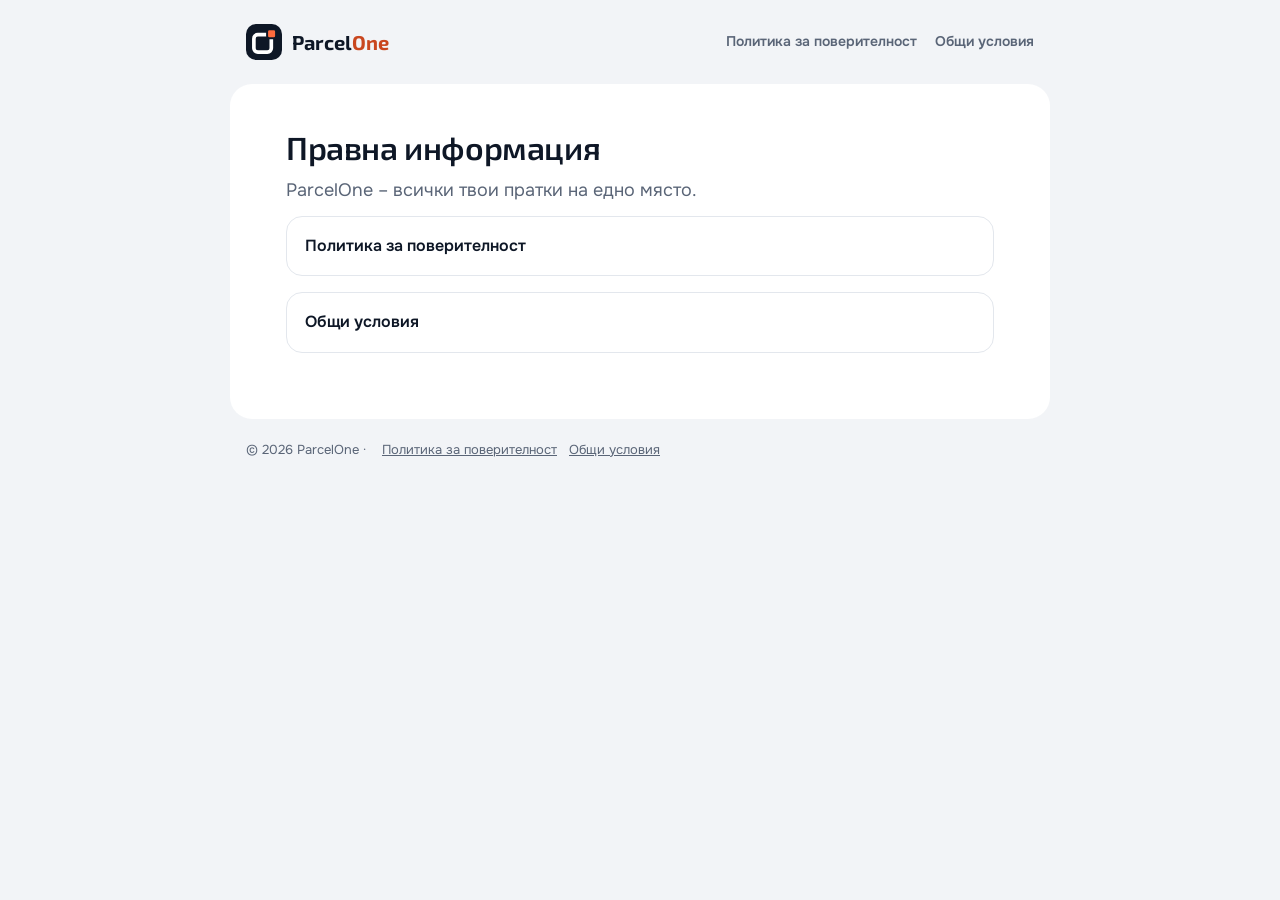
<file: index.html>
<!doctype html>
<html lang="bg">
<head>
<meta charset="utf-8">
<meta name="viewport" content="width=device-width, initial-scale=1">
<title>Правна информация – ParcelOne</title>
<link rel="icon" href="data:image/svg+xml,%3Csvg%20width%3D%2236%22%20height%3D%2236%22%20viewBox%3D%220%200%2064%2064%22%20xmlns%3D%22http%3A%2F%2Fwww.w3.org%2F2000%2Fsvg%22%3E%3Crect%20width%3D%2264%22%20height%3D%2264%22%20rx%3D%2218%22%20fill%3D%22%230E1726%22%2F%3E%3Crect%20x%3D%2214%22%20y%3D%2219%22%20width%3D%2231%22%20height%3D%2231%22%20rx%3D%227%22%20fill%3D%22none%22%20stroke%3D%22%23fff%22%20stroke-width%3D%226.5%22%2F%3E%3Crect%20x%3D%2237.5%22%20y%3D%229.5%22%20width%3D%2216%22%20height%3D%2216%22%20rx%3D%224%22%20fill%3D%22%23FF6B3D%22%20stroke%3D%22%230E1726%22%20stroke-width%3D%223.5%22%2F%3E%3C%2Fsvg%3E">
<link rel="preconnect" href="https://fonts.googleapis.com">
<link rel="preconnect" href="https://fonts.gstatic.com" crossorigin>
<link href="https://fonts.googleapis.com/css2?family=Exo+2:wght@600;700&family=Onest:wght@400;500;600;700&display=swap" rel="stylesheet">
<link rel="stylesheet" href="style.css">
</head>
<body>
<header>
  <a class="brand" href=""><svg width="36" height="36" viewBox="0 0 64 64" aria-hidden="true"><rect width="64" height="64" rx="18" fill="#0E1726"/><rect x="14" y="19" width="31" height="31" rx="7" fill="none" stroke="#fff" stroke-width="6.5"/><rect x="37.5" y="9.5" width="16" height="16" rx="4" fill="#FF6B3D" stroke="#0E1726" stroke-width="3.5"/></svg><span>Parcel<b>One</b></span></a>
  <nav><a href="privacy/">Политика за поверителност</a><a href="terms/">Общи условия</a></nav>
</header>
<main>
  <h1>Правна информация</h1>
  
  <p class="lead">ParcelOne – всички твои пратки на едно място.</p>
<ul class="cards"><li><a href="privacy/">Политика за поверителност</a></li><li><a href="terms/">Общи условия</a></li></ul>
</main>
<footer>© 2026 ParcelOne · <a href="privacy/">Политика за поверителност</a><a href="terms/">Общи условия</a></footer>
</body>
</html>
</file>
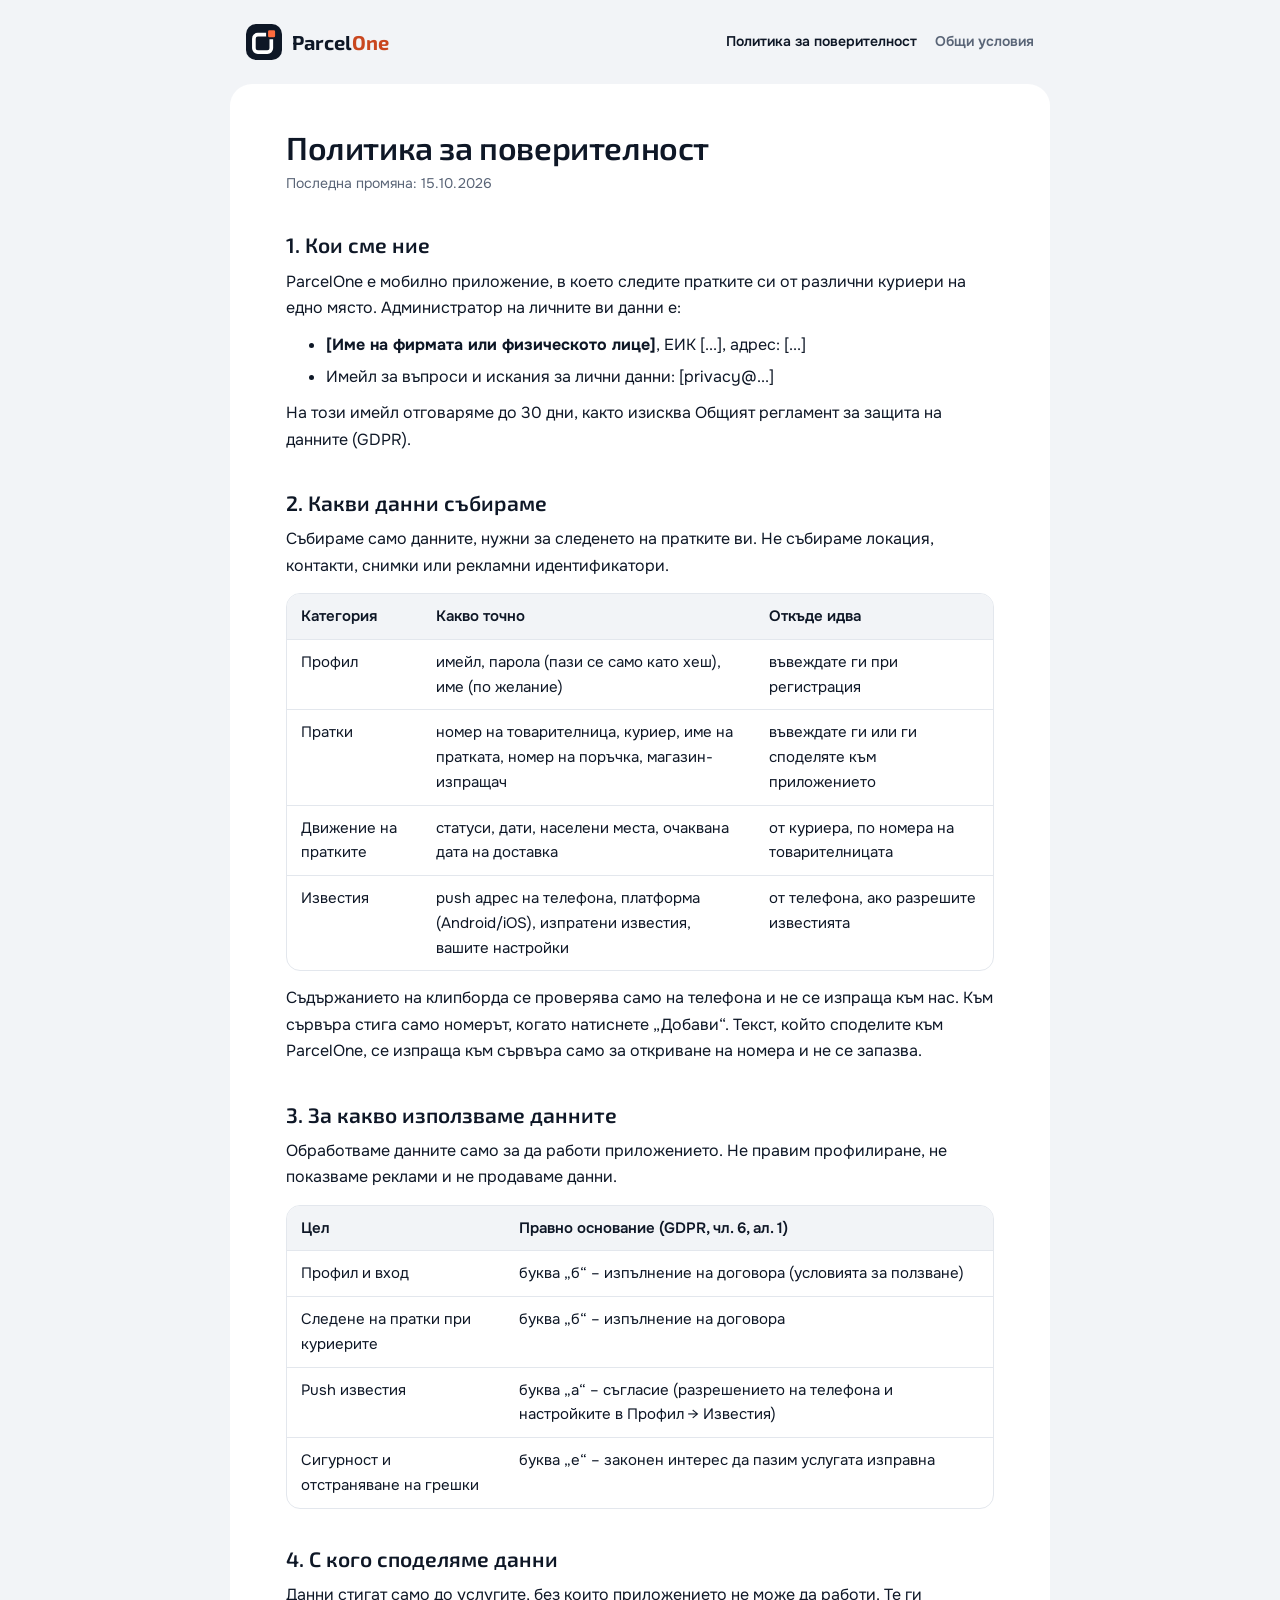
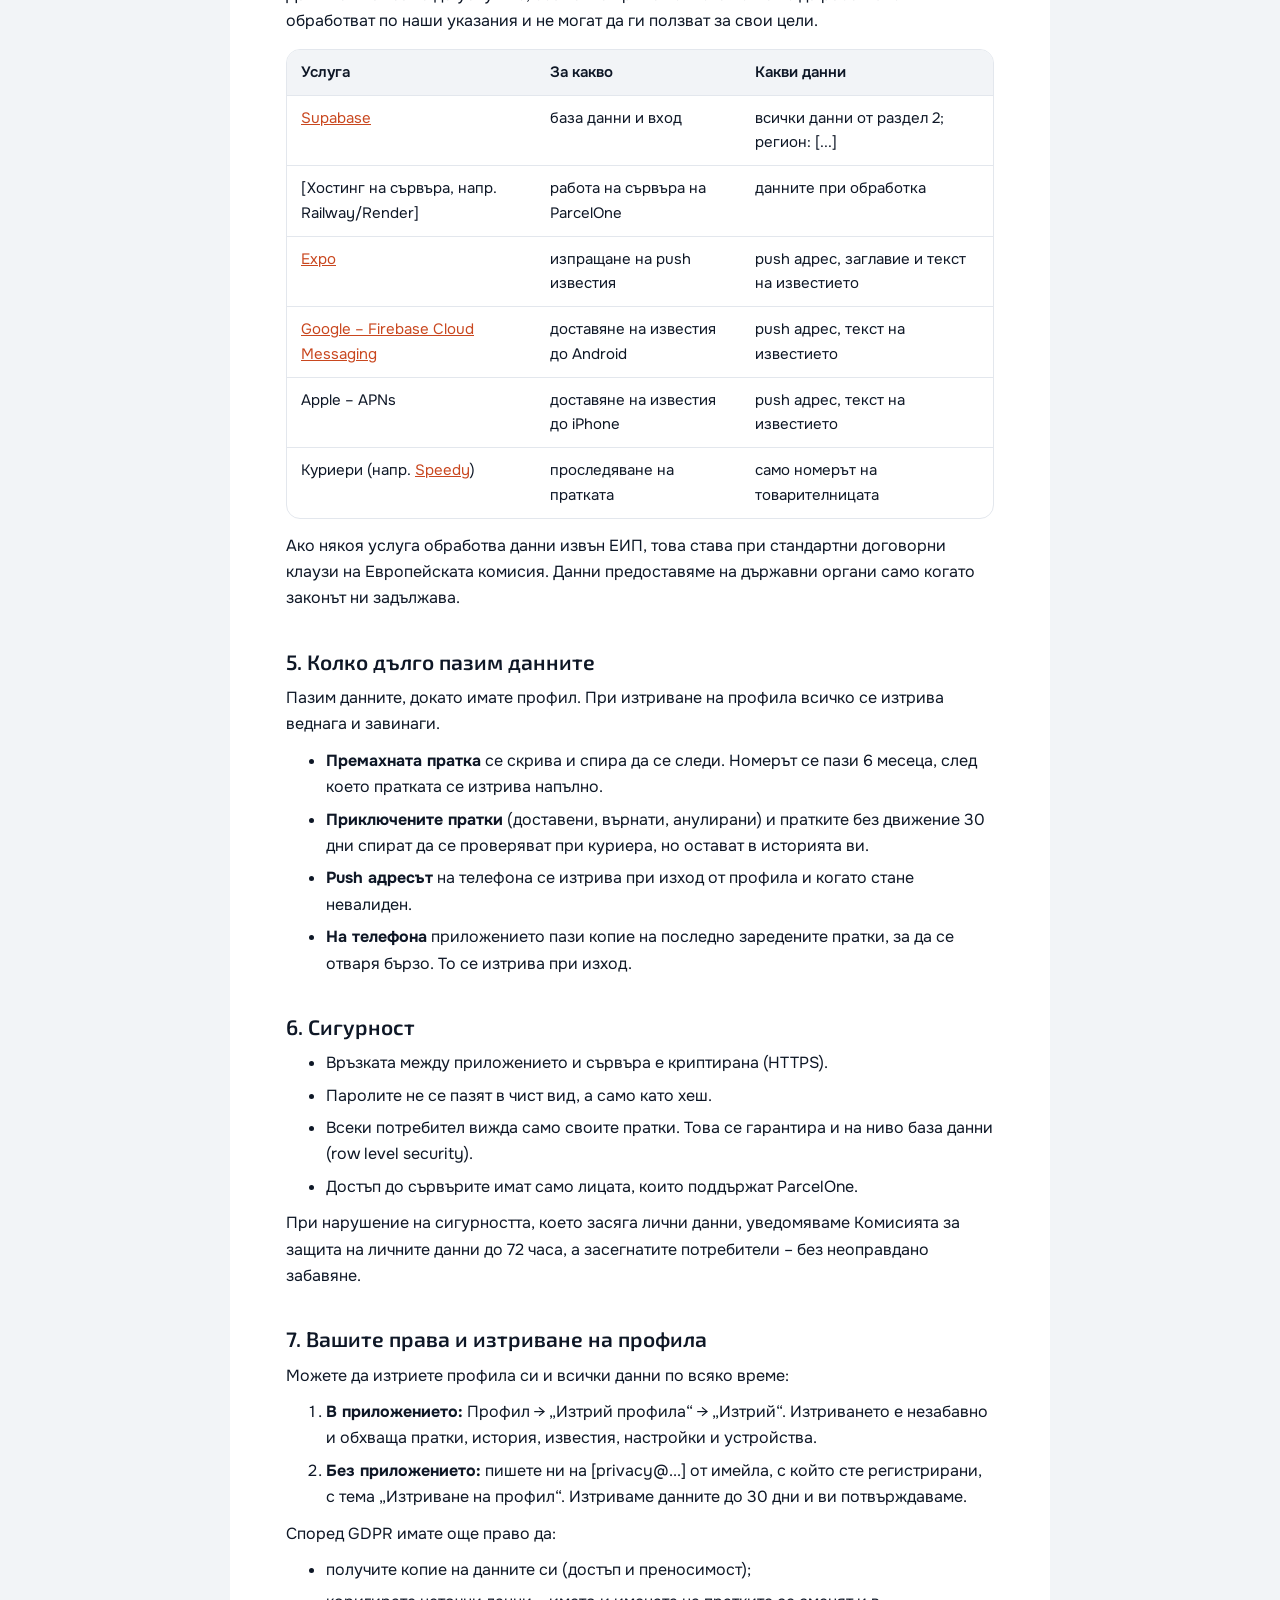
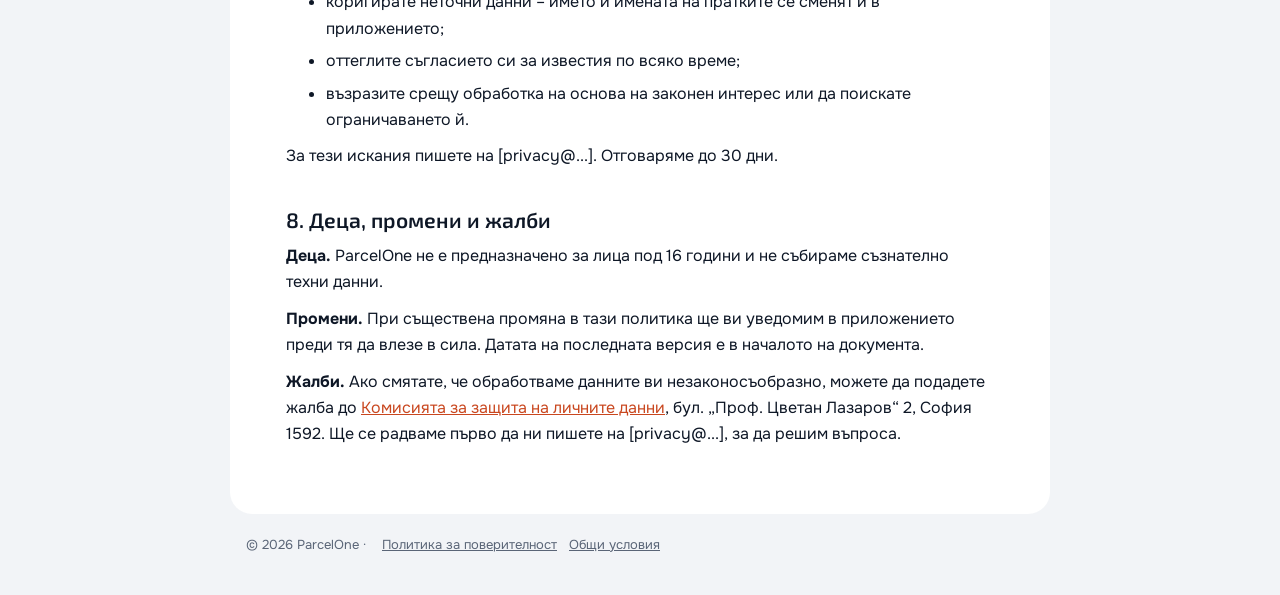
<file: privacy/index.html>
<!doctype html>
<html lang="bg">
<head>
<meta charset="utf-8">
<meta name="viewport" content="width=device-width, initial-scale=1">
<title>Политика за поверителност – ParcelOne</title>
<link rel="icon" href="data:image/svg+xml,%3Csvg%20width%3D%2236%22%20height%3D%2236%22%20viewBox%3D%220%200%2064%2064%22%20xmlns%3D%22http%3A%2F%2Fwww.w3.org%2F2000%2Fsvg%22%3E%3Crect%20width%3D%2264%22%20height%3D%2264%22%20rx%3D%2218%22%20fill%3D%22%230E1726%22%2F%3E%3Crect%20x%3D%2214%22%20y%3D%2219%22%20width%3D%2231%22%20height%3D%2231%22%20rx%3D%227%22%20fill%3D%22none%22%20stroke%3D%22%23fff%22%20stroke-width%3D%226.5%22%2F%3E%3Crect%20x%3D%2237.5%22%20y%3D%229.5%22%20width%3D%2216%22%20height%3D%2216%22%20rx%3D%224%22%20fill%3D%22%23FF6B3D%22%20stroke%3D%22%230E1726%22%20stroke-width%3D%223.5%22%2F%3E%3C%2Fsvg%3E">
<link rel="preconnect" href="https://fonts.googleapis.com">
<link rel="preconnect" href="https://fonts.gstatic.com" crossorigin>
<link href="https://fonts.googleapis.com/css2?family=Exo+2:wght@600;700&family=Onest:wght@400;500;600;700&display=swap" rel="stylesheet">
<link rel="stylesheet" href="../style.css">
</head>
<body>
<header>
  <a class="brand" href="../"><svg width="36" height="36" viewBox="0 0 64 64" aria-hidden="true"><rect width="64" height="64" rx="18" fill="#0E1726"/><rect x="14" y="19" width="31" height="31" rx="7" fill="none" stroke="#fff" stroke-width="6.5"/><rect x="37.5" y="9.5" width="16" height="16" rx="4" fill="#FF6B3D" stroke="#0E1726" stroke-width="3.5"/></svg><span>Parcel<b>One</b></span></a>
  <nav><a href="../privacy/" aria-current="page">Политика за поверителност</a><a href="../terms/">Общи условия</a></nav>
</header>
<main>
  <h1>Политика за поверителност</h1>
  <p class="updated">Последна промяна: 15.10.2026</p>
  <h2 id="s1">1. Кои сме ние</h2>
<p>ParcelOne е мобилно приложение, в което следите пратките си от различни куриери на едно място. Администратор на личните ви данни е:</p>
<ul><li><strong>[Име на фирмата или физическото лице]</strong>, ЕИК [...], адрес: [...]</li><li>Имейл за въпроси и искания за лични данни: [privacy@...]</li></ul>
<p>На този имейл отговаряме до 30 дни, както изисква Общият регламент за защита на данните (GDPR).</p>
<h2 id="s2">2. Какви данни събираме</h2>
<p>Събираме само данните, нужни за следенето на пратките ви. Не събираме локация, контакти, снимки или рекламни идентификатори.</p>
<div class="table"><table>
<thead><tr><th>Категория</th><th>Какво точно</th><th>Откъде идва</th></tr></thead>
<tbody><tr><td>Профил</td><td>имейл, парола (пази се само като хеш), име (по желание)</td><td>въвеждате ги при регистрация</td></tr><tr><td>Пратки</td><td>номер на товарителница, куриер, име на пратката, номер на поръчка, магазин-изпращач</td><td>въвеждате ги или ги споделяте към приложението</td></tr><tr><td>Движение на пратките</td><td>статуси, дати, населени места, очаквана дата на доставка</td><td>от куриера, по номера на товарителницата</td></tr><tr><td>Известия</td><td>push адрес на телефона, платформа (Android/iOS), изпратени известия, вашите настройки</td><td>от телефона, ако разрешите известията</td></tr></tbody>
</table></div>
<p>Съдържанието на клипборда се проверява само на телефона и не се изпраща към нас. Към сървъра стига само номерът, когато натиснете „Добави“. Текст, който споделите към ParcelOne, се изпраща към сървъра само за откриване на номера и не се запазва.</p>
<h2 id="s3">3. За какво използваме данните</h2>
<p>Обработваме данните само за да работи приложението. Не правим профилиране, не показваме реклами и не продаваме данни.</p>
<div class="table"><table>
<thead><tr><th>Цел</th><th>Правно основание (GDPR, чл. 6, ал. 1)</th></tr></thead>
<tbody><tr><td>Профил и вход</td><td>буква „б“ – изпълнение на договора (условията за ползване)</td></tr><tr><td>Следене на пратки при куриерите</td><td>буква „б“ – изпълнение на договора</td></tr><tr><td>Push известия</td><td>буква „а“ – съгласие (разрешението на телефона и настройките в Профил → Известия)</td></tr><tr><td>Сигурност и отстраняване на грешки</td><td>буква „е“ – законен интерес да пазим услугата изправна</td></tr></tbody>
</table></div>
<h2 id="s4">4. С кого споделяме данни</h2>
<p>Данни стигат само до услугите, без които приложението не може да работи. Те ги обработват по наши указания и не могат да ги ползват за свои цели.</p>
<div class="table"><table>
<thead><tr><th>Услуга</th><th>За какво</th><th>Какви данни</th></tr></thead>
<tbody><tr><td><a href="https://supabase.com/privacy" rel="noopener">Supabase</a></td><td>база данни и вход</td><td>всички данни от раздел 2; регион: [...]</td></tr><tr><td>[Хостинг на сървъра, напр. Railway/Render]</td><td>работа на сървъра на ParcelOne</td><td>данните при обработка</td></tr><tr><td><a href="https://expo.dev/privacy" rel="noopener">Expo</a></td><td>изпращане на push известия</td><td>push адрес, заглавие и текст на известието</td></tr><tr><td><a href="https://firebase.google.com/support/privacy" rel="noopener">Google – Firebase Cloud Messaging</a></td><td>доставяне на известия до Android</td><td>push адрес, текст на известието</td></tr><tr><td>Apple – APNs</td><td>доставяне на известия до iPhone</td><td>push адрес, текст на известието</td></tr><tr><td>Куриери (напр. <a href="https://www.speedy.bg" rel="noopener">Speedy</a>)</td><td>проследяване на пратката</td><td>само номерът на товарителницата</td></tr></tbody>
</table></div>
<p>Ако някоя услуга обработва данни извън ЕИП, това става при стандартни договорни клаузи на Европейската комисия. Данни предоставяме на държавни органи само когато законът ни задължава.</p>
<h2 id="s5">5. Колко дълго пазим данните</h2>
<p>Пазим данните, докато имате профил. При изтриване на профила всичко се изтрива веднага и завинаги.</p>
<ul><li><strong>Премахната пратка</strong> се скрива и спира да се следи. Номерът се пази 6 месеца, след което пратката се изтрива напълно.</li><li><strong>Приключените пратки</strong> (доставени, върнати, анулирани) и пратките без движение 30 дни спират да се проверяват при куриера, но остават в историята ви.</li><li><strong>Push адресът</strong> на телефона се изтрива при изход от профила и когато стане невалиден.</li><li><strong>На телефона</strong> приложението пази копие на последно заредените пратки, за да се отваря бързо. То се изтрива при изход.</li></ul>
<h2 id="s6">6. Сигурност</h2>
<ul><li>Връзката между приложението и сървъра е криптирана (HTTPS).</li><li>Паролите не се пазят в чист вид, а само като хеш.</li><li>Всеки потребител вижда само своите пратки. Това се гарантира и на ниво база данни (row level security).</li><li>Достъп до сървърите имат само лицата, които поддържат ParcelOne.</li></ul>
<p>При нарушение на сигурността, което засяга лични данни, уведомяваме Комисията за защита на личните данни до 72 часа, а засегнатите потребители – без неоправдано забавяне.</p>
<h2 id="s7">7. Вашите права и изтриване на профила</h2>
<p>Можете да изтриете профила си и всички данни по всяко време:</p>
<ol><li><strong>В приложението:</strong> Профил → „Изтрий профила“ → „Изтрий“. Изтриването е незабавно и обхваща пратки, история, известия, настройки и устройства.</li><li><strong>Без приложението:</strong> пишете ни на [privacy@...] от имейла, с който сте регистрирани, с тема „Изтриване на профил“. Изтриваме данните до 30 дни и ви потвърждаваме.</li></ol>
<p>Според GDPR имате още право да:</p>
<ul><li>получите копие на данните си (достъп и преносимост);</li><li>коригирате неточни данни – името и имената на пратките се сменят и в приложението;</li><li>оттеглите съгласието си за известия по всяко време;</li><li>възразите срещу обработка на основа на законен интерес или да поискате ограничаването й.</li></ul>
<p>За тези искания пишете на [privacy@...]. Отговаряме до 30 дни.</p>
<h2 id="s8">8. Деца, промени и жалби</h2>
<p><strong>Деца.</strong> ParcelOne не е предназначено за лица под 16 години и не събираме съзнателно техни данни.</p>
<p><strong>Промени.</strong> При съществена промяна в тази политика ще ви уведомим в приложението преди тя да влезе в сила. Датата на последната версия е в началото на документа.</p>
<p><strong>Жалби.</strong> Ако смятате, че обработваме данните ви незаконосъобразно, можете да подадете жалба до <a href="https://www.cpdp.bg" rel="noopener">Комисията за защита на личните данни</a>, бул. „Проф. Цветан Лазаров“ 2, София 1592. Ще се радваме първо да ни пишете на [privacy@...], за да решим въпроса.</p>
</main>
<footer>© 2026 ParcelOne · <a href="../privacy/" aria-current="page">Политика за поверителност</a><a href="../terms/">Общи условия</a></footer>
</body>
</html>
</file>
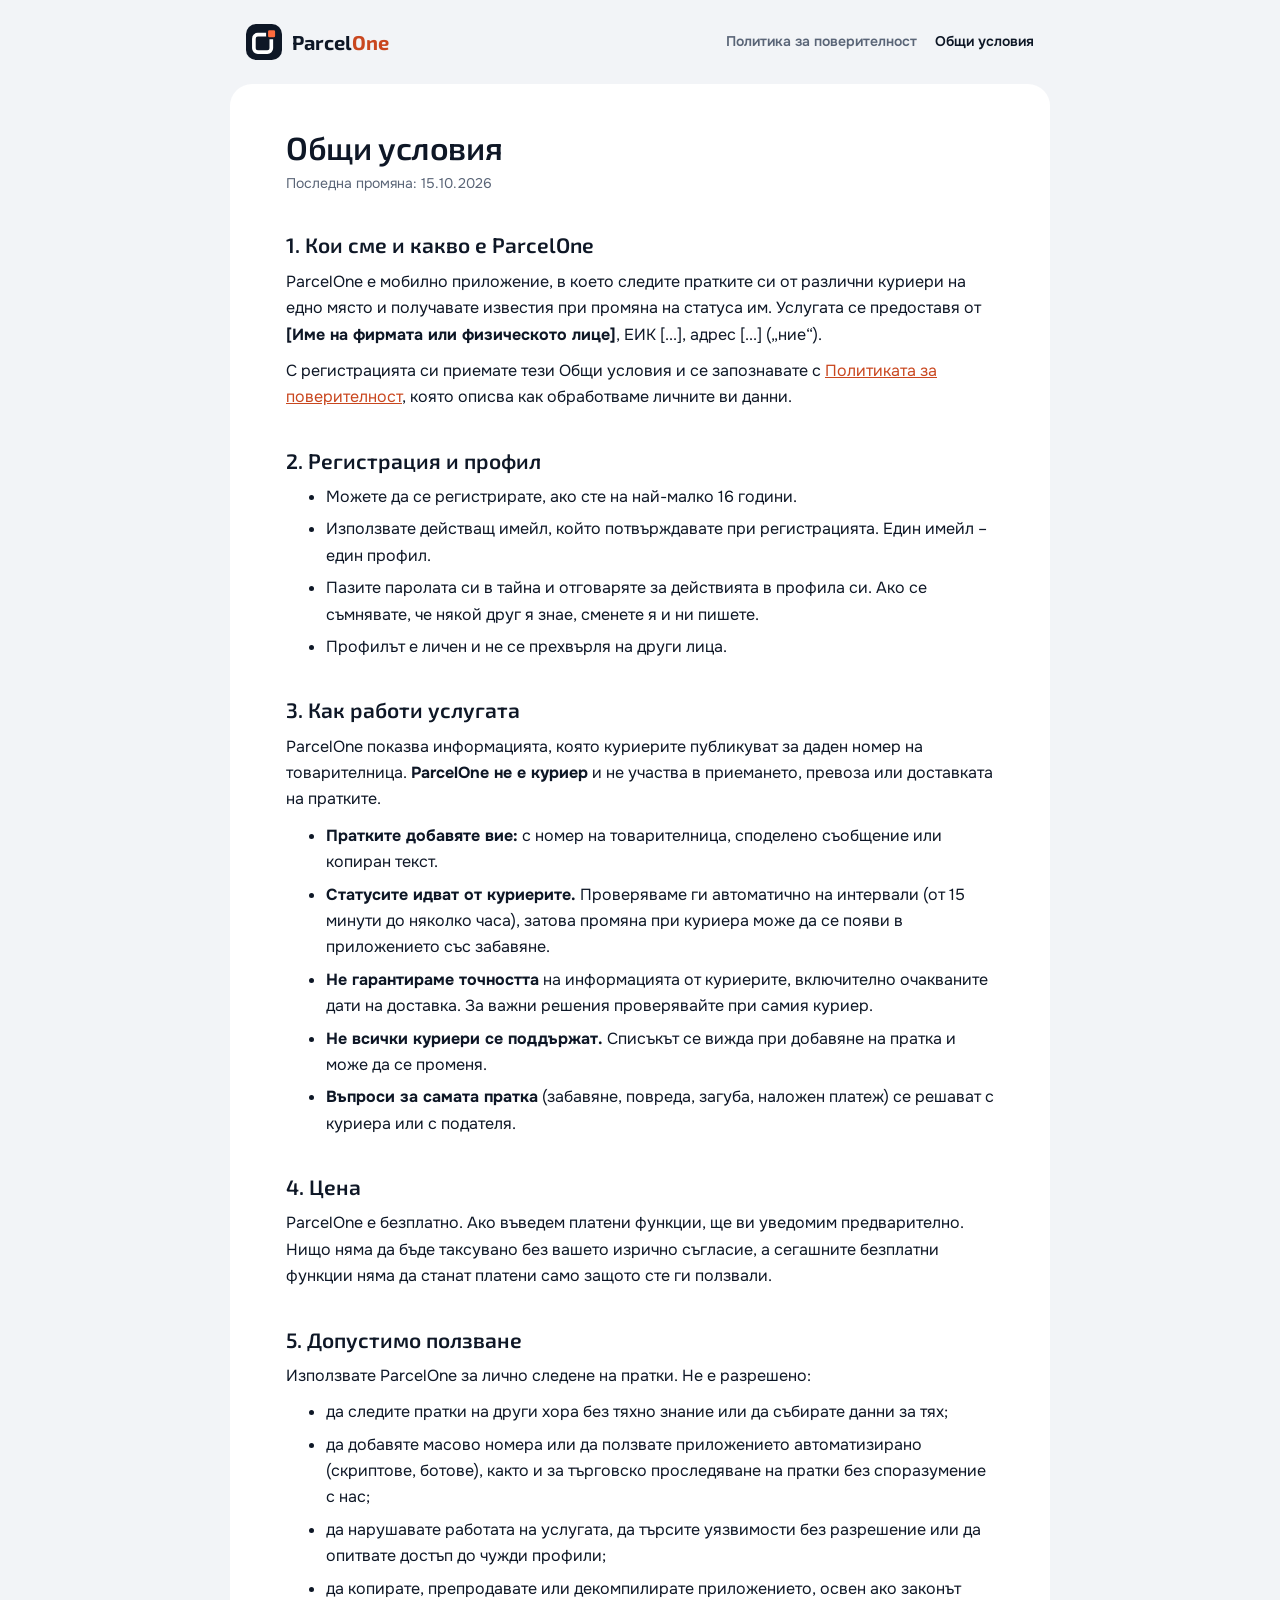
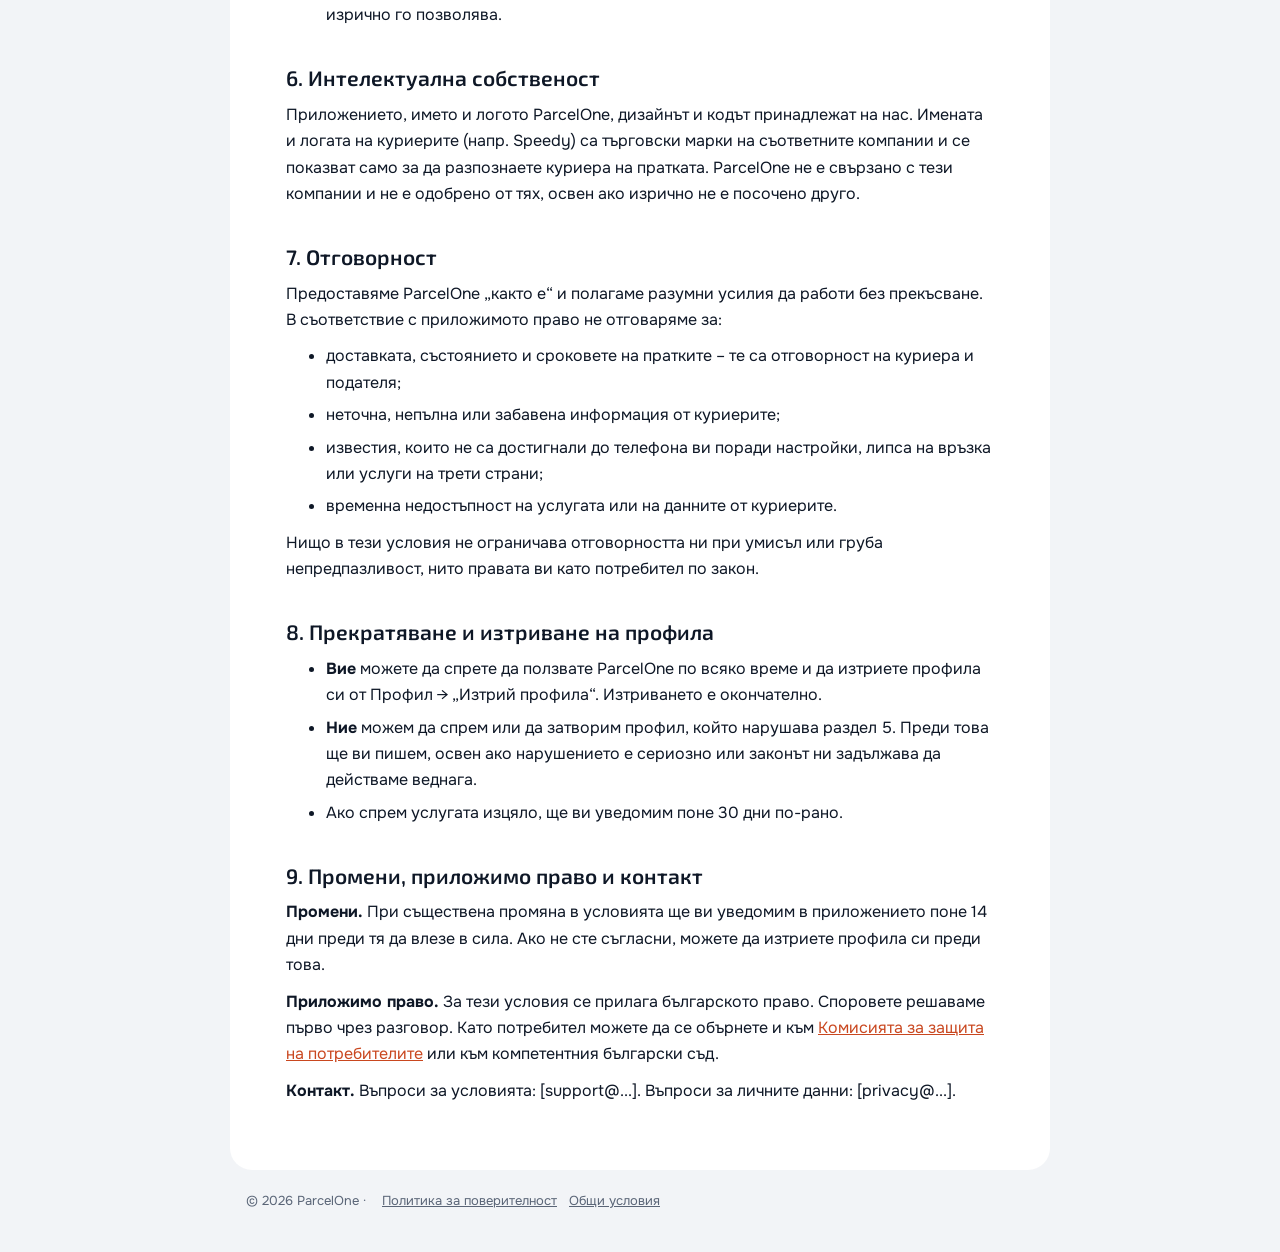
<file: terms/index.html>
<!doctype html>
<html lang="bg">
<head>
<meta charset="utf-8">
<meta name="viewport" content="width=device-width, initial-scale=1">
<title>Общи условия – ParcelOne</title>
<link rel="icon" href="data:image/svg+xml,%3Csvg%20width%3D%2236%22%20height%3D%2236%22%20viewBox%3D%220%200%2064%2064%22%20xmlns%3D%22http%3A%2F%2Fwww.w3.org%2F2000%2Fsvg%22%3E%3Crect%20width%3D%2264%22%20height%3D%2264%22%20rx%3D%2218%22%20fill%3D%22%230E1726%22%2F%3E%3Crect%20x%3D%2214%22%20y%3D%2219%22%20width%3D%2231%22%20height%3D%2231%22%20rx%3D%227%22%20fill%3D%22none%22%20stroke%3D%22%23fff%22%20stroke-width%3D%226.5%22%2F%3E%3Crect%20x%3D%2237.5%22%20y%3D%229.5%22%20width%3D%2216%22%20height%3D%2216%22%20rx%3D%224%22%20fill%3D%22%23FF6B3D%22%20stroke%3D%22%230E1726%22%20stroke-width%3D%223.5%22%2F%3E%3C%2Fsvg%3E">
<link rel="preconnect" href="https://fonts.googleapis.com">
<link rel="preconnect" href="https://fonts.gstatic.com" crossorigin>
<link href="https://fonts.googleapis.com/css2?family=Exo+2:wght@600;700&family=Onest:wght@400;500;600;700&display=swap" rel="stylesheet">
<link rel="stylesheet" href="../style.css">
</head>
<body>
<header>
  <a class="brand" href="../"><svg width="36" height="36" viewBox="0 0 64 64" aria-hidden="true"><rect width="64" height="64" rx="18" fill="#0E1726"/><rect x="14" y="19" width="31" height="31" rx="7" fill="none" stroke="#fff" stroke-width="6.5"/><rect x="37.5" y="9.5" width="16" height="16" rx="4" fill="#FF6B3D" stroke="#0E1726" stroke-width="3.5"/></svg><span>Parcel<b>One</b></span></a>
  <nav><a href="../privacy/">Политика за поверителност</a><a href="../terms/" aria-current="page">Общи условия</a></nav>
</header>
<main>
  <h1>Общи условия</h1>
  <p class="updated">Последна промяна: 15.10.2026</p>
  <h2 id="s1">1. Кои сме и какво е ParcelOne</h2>
<p>ParcelOne е мобилно приложение, в което следите пратките си от различни куриери на едно място и получавате известия при промяна на статуса им. Услугата се предоставя от <strong>[Име на фирмата или физическото лице]</strong>, ЕИК [...], адрес [...] („ние“).</p>
<p>С регистрацията си приемате тези Общи условия и се запознавате с <a href="../privacy/">Политиката за поверителност</a>, която описва как обработваме личните ви данни.</p>
<h2 id="s2">2. Регистрация и профил</h2>
<ul><li>Можете да се регистрирате, ако сте на най-малко 16 години.</li><li>Използвате действащ имейл, който потвърждавате при регистрацията. Един имейл – един профил.</li><li>Пазите паролата си в тайна и отговаряте за действията в профила си. Ако се съмнявате, че някой друг я знае, сменете я и ни пишете.</li><li>Профилът е личен и не се прехвърля на други лица.</li></ul>
<h2 id="s3">3. Как работи услугата</h2>
<p>ParcelOne показва информацията, която куриерите публикуват за даден номер на товарителница. <strong>ParcelOne не е куриер</strong> и не участва в приемането, превоза или доставката на пратките.</p>
<ul><li><strong>Пратките добавяте вие:</strong> с номер на товарителница, споделено съобщение или копиран текст.</li><li><strong>Статусите идват от куриерите.</strong> Проверяваме ги автоматично на интервали (от 15 минути до няколко часа), затова промяна при куриера може да се появи в приложението със забавяне.</li><li><strong>Не гарантираме точността</strong> на информацията от куриерите, включително очакваните дати на доставка. За важни решения проверявайте при самия куриер.</li><li><strong>Не всички куриери се поддържат.</strong> Списъкът се вижда при добавяне на пратка и може да се променя.</li><li><strong>Въпроси за самата пратка</strong> (забавяне, повреда, загуба, наложен платеж) се решават с куриера или с подателя.</li></ul>
<h2 id="s4">4. Цена</h2>
<p>ParcelOne е безплатно. Ако въведем платени функции, ще ви уведомим предварително. Нищо няма да бъде таксувано без вашето изрично съгласие, а сегашните безплатни функции няма да станат платени само защото сте ги ползвали.</p>
<h2 id="s5">5. Допустимо ползване</h2>
<p>Използвате ParcelOne за лично следене на пратки. Не е разрешено:</p>
<ul><li>да следите пратки на други хора без тяхно знание или да събирате данни за тях;</li><li>да добавяте масово номера или да ползвате приложението автоматизирано (скриптове, ботове), както и за търговско проследяване на пратки без споразумение с нас;</li><li>да нарушавате работата на услугата, да търсите уязвимости без разрешение или да опитвате достъп до чужди профили;</li><li>да копирате, препродавате или декомпилирате приложението, освен ако законът изрично го позволява.</li></ul>
<h2 id="s6">6. Интелектуална собственост</h2>
<p>Приложението, името и логото ParcelOne, дизайнът и кодът принадлежат на нас. Имената и логата на куриерите (напр. Speedy) са търговски марки на съответните компании и се показват само за да разпознаете куриера на пратката. ParcelOne не е свързано с тези компании и не е одобрено от тях, освен ако изрично не е посочено друго.</p>
<h2 id="s7">7. Отговорност</h2>
<p>Предоставяме ParcelOne „както е“ и полагаме разумни усилия да работи без прекъсване. В съответствие с приложимото право не отговаряме за:</p>
<ul><li>доставката, състоянието и сроковете на пратките – те са отговорност на куриера и подателя;</li><li>неточна, непълна или забавена информация от куриерите;</li><li>известия, които не са достигнали до телефона ви поради настройки, липса на връзка или услуги на трети страни;</li><li>временна недостъпност на услугата или на данните от куриерите.</li></ul>
<p>Нищо в тези условия не ограничава отговорността ни при умисъл или груба непредпазливост, нито правата ви като потребител по закон.</p>
<h2 id="s8">8. Прекратяване и изтриване на профила</h2>
<ul><li><strong>Вие</strong> можете да спрете да ползвате ParcelOne по всяко време и да изтриете профила си от Профил → „Изтрий профила“. Изтриването е окончателно.</li><li><strong>Ние</strong> можем да спрем или да затворим профил, който нарушава раздел 5. Преди това ще ви пишем, освен ако нарушението е сериозно или законът ни задължава да действаме веднага.</li><li>Ако спрем услугата изцяло, ще ви уведомим поне 30 дни по-рано.</li></ul>
<h2 id="s9">9. Промени, приложимо право и контакт</h2>
<p><strong>Промени.</strong> При съществена промяна в условията ще ви уведомим в приложението поне 14 дни преди тя да влезе в сила. Ако не сте съгласни, можете да изтриете профила си преди това.</p>
<p><strong>Приложимо право.</strong> За тези условия се прилага българското право. Споровете решаваме първо чрез разговор. Като потребител можете да се обърнете и към <a href="https://kzp.bg" rel="noopener">Комисията за защита на потребителите</a> или към компетентния български съд.</p>
<p><strong>Контакт.</strong> Въпроси за условията: [support@...]. Въпроси за личните данни: [privacy@...].</p>
</main>
<footer>© 2026 ParcelOne · <a href="../privacy/">Политика за поверителност</a><a href="../terms/" aria-current="page">Общи условия</a></footer>
</body>
</html>
</file>
<file: style.css>
:root {
  --ink: #0e1726;
  --signal: #ff6b3d;
  --signal-text: #c9471f;
  --paper: #f2f4f7;
  --surface: #ffffff;
  --muted: #5a6577;
  --border: #e3e7ed;
}

* {
  box-sizing: border-box;
}

body {
  margin: 0;
  background: var(--paper);
  color: var(--ink);
  font: 16px/1.65 Onest, system-ui, sans-serif;
}

header {
  display: flex;
  flex-wrap: wrap;
  align-items: center;
  justify-content: space-between;
  gap: 12px 24px;
  max-width: 820px;
  margin: 0 auto;
  padding: 24px 16px 8px;
}

.brand {
  display: flex;
  align-items: center;
  gap: 10px;
  color: var(--ink);
  text-decoration: none;
  font: 700 20px 'Exo 2', sans-serif;
}

.brand b {
  color: var(--signal-text);
}

nav {
  display: flex;
  flex-wrap: wrap;
  gap: 4px 18px;
}

nav a {
  color: var(--muted);
  font-size: 14px;
  font-weight: 600;
  text-decoration: none;
}

nav a[aria-current='page'],
nav a:hover {
  color: var(--ink);
}

main {
  max-width: 820px;
  margin: 16px auto 0;
  padding: 32px 20px 40px;
  background: var(--surface);
  border-radius: 22px;
}

@media (min-width: 860px) {
  main {
    padding: 44px 56px 56px;
  }
}

h1 {
  margin: 0;
  font: 600 32px/1.2 'Exo 2', sans-serif;
  letter-spacing: -0.4px;
}

h2 {
  margin: 36px 0 10px;
  font: 600 21px/1.3 'Exo 2', sans-serif;
}

.updated {
  margin: 6px 0 0;
  color: var(--muted);
  font-size: 14px;
}

.lead {
  font-size: 18px;
  color: var(--muted);
}

p,
ul,
ol {
  margin: 10px 0;
}

li + li {
  margin-top: 6px;
}

a {
  color: var(--signal-text);
}

.table {
  overflow-x: auto;
  margin: 14px 0;
  border: 1px solid var(--border);
  border-radius: 14px;
}

table {
  width: 100%;
  border-collapse: collapse;
  font-size: 15px;
}

th,
td {
  padding: 10px 14px;
  text-align: left;
  vertical-align: top;
  border-bottom: 1px solid var(--border);
}

th {
  background: var(--paper);
  font-weight: 600;
  white-space: nowrap;
}

tr:last-child td {
  border-bottom: 0;
}

.cards {
  list-style: none;
  padding: 0;
  display: grid;
  gap: 10px;
}

.cards a {
  display: block;
  padding: 16px 18px;
  border: 1px solid var(--border);
  border-radius: 16px;
  color: var(--ink);
  font-weight: 600;
  text-decoration: none;
}

.cards a:hover {
  border-color: var(--signal);
}

footer {
  max-width: 820px;
  margin: 0 auto;
  padding: 20px 16px 40px;
  color: var(--muted);
  font-size: 13px;
}

footer a {
  color: var(--muted);
  margin-left: 12px;
}
</file>
